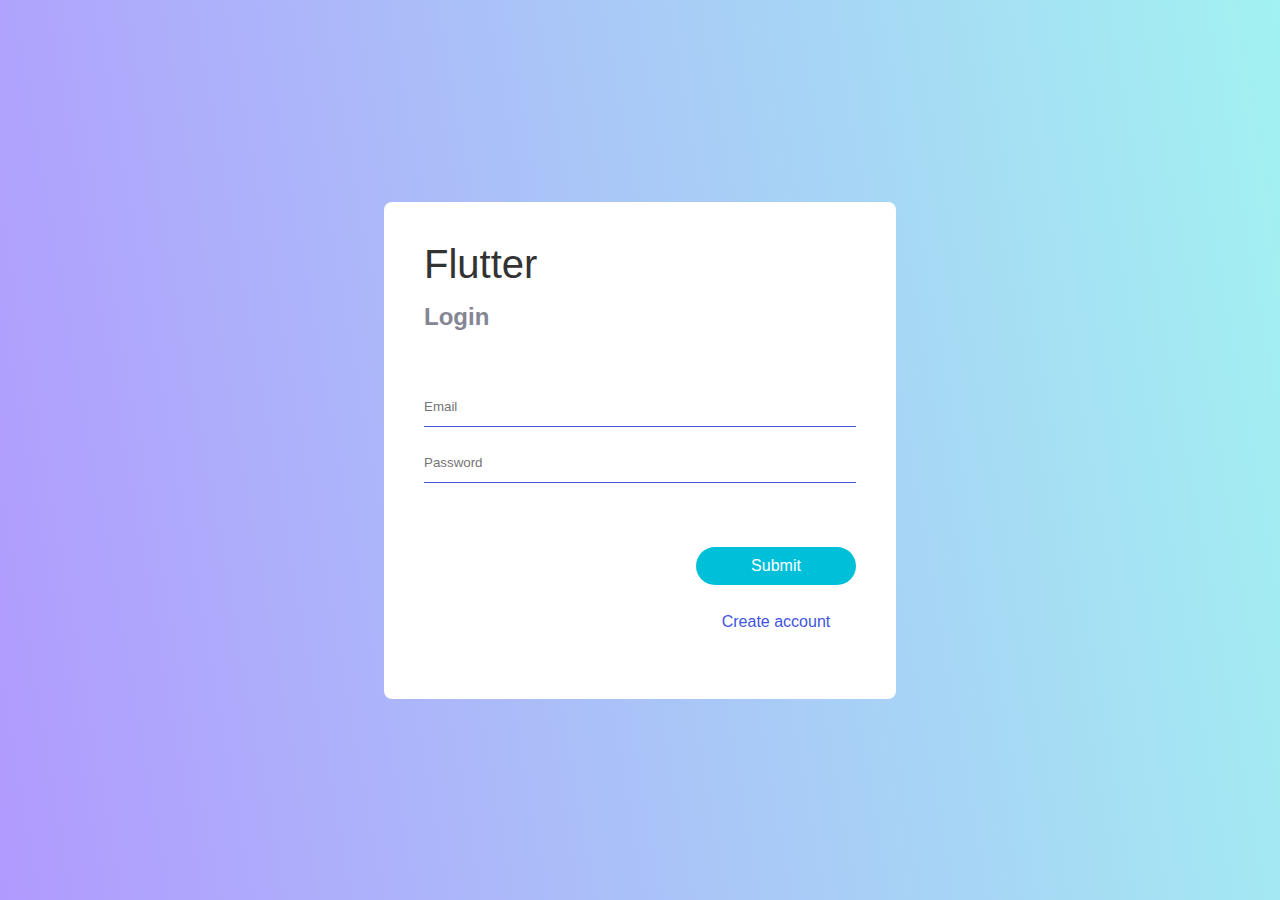
<file: index.html>
<!DOCTYPE html>
<html lang="en">

<head>
	<meta charset="utf-8" />
	<meta http-equiv="X-UA-Compatible" content="IE=edge">
	<title>Flutter - Login</title>
	<link rel="stylesheet" href="css/style.css">
	<meta name="viewport" content="width=device-width, initial-scale=1.0, maximum-scale=1.0, user-scalable=no">

	<script src="scripts/controller.js"></script>

</head>

<body>
	<div class="auth">

		<form class="auth-form" method="POST">
			<h1 class="auth-title">Flutter</h1>
			<h2 class="auth-subtitle">Login</h2>

			<div class="errors" id="errors"></div>

			<input class="auth-input" id="email" type="email" name="email" placeholder="Email">
			<input class="auth-input" id="pass" type="password" name="password" placeholder="Password"><br>

			<div class="auth-actions">
				<input class="auth-button" onclick="authButtonClicked(false)" type="button" value="Submit">
				<a href="register.html" class="auth-link" title="Create  account">Create account</a>
			</div>
		</form>

	</div>
</body>

</html>
</file>
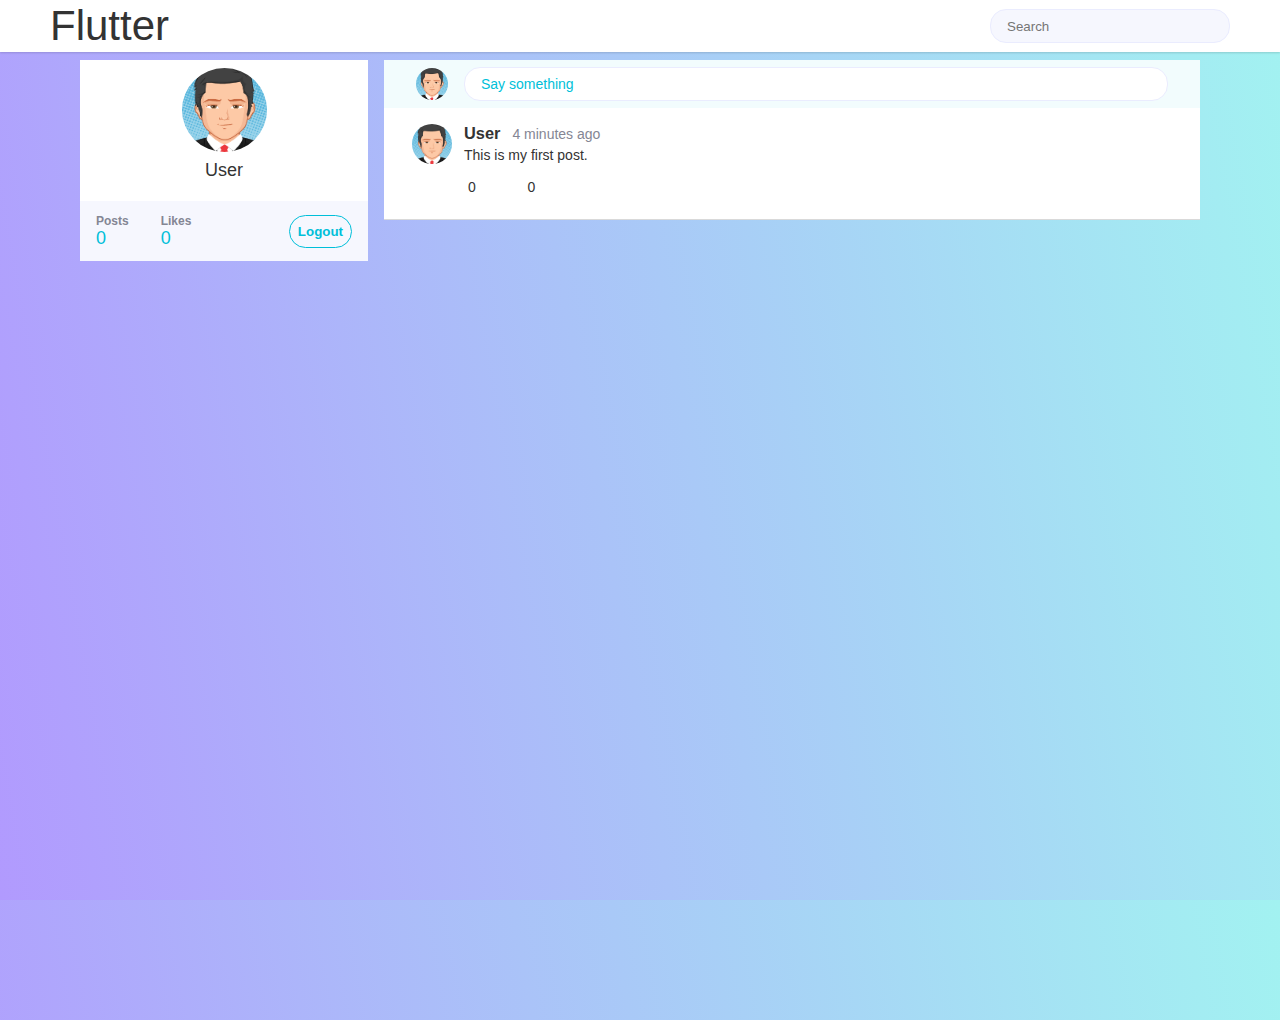
<file: posts.html>
<!DOCTYPE html>
<html lang="en">

<head>
	<meta charset="UTF-8">
	<title>Flutter - Posts</title>
	<link rel="stylesheet" href="css/style.css">
	<link rel="stylesheet" href="https://use.fontawesome.com/releases/v5.3.1/css/all.css"
		integrity="sha384-mzrmE5qonljUremFsqc01SB46JvROS7bZs3IO2EmfFsd15uHvIt+Y8vEf7N7fWAU" crossorigin="anonymous">
	<meta name="viewport" content="width=device-width, initial-scale=1.0, maximum-scale=1.0, user-scalable=no">
</head>

<body>
	<div class="posts-header">

		<h1 class="posts-page-header">Flutter</h1>
		<div class="posts-search">
			<input type="text" placeholder="Search">
			<button class="fa fa-search"></button>
		</div>
	</div>

	<div class="container">
		<main class="main">

			<aside class="profile">
				<figure class="profile-avatar">
					<img class="profile-image" src="images/avatar.png" alt="Profile picture" width="85" height="85">
					<figcaption class="profile-name" id="profile-name">User</figcaption>
				</figure>

				<div class="profile-details">
					<div class="profile-info">
						<h2>Posts</h2>
						<p id="profile-posts-count">0</p>
					</div>

					<div class="profile-info">
						<h2>Likes</h2>
						<p id="profile-likes-count">0</p>
					</div>

					<button class="profile-button" id="logout-button" title="Logout">Logout</button>
				</div>
			</aside>

			<div class="posts">
				<header class="posts-section-header">
					<figure class="profile-avatar post-section-header-avatar">
						<img class="profile-image" src="images/avatar.png" alt="Profile picture" width="35" height="35">
						<!-- <figcaption class="profile-name" id="profile-name">User</figcaption> -->
					</figure>

					<div class="post-section-input-container">
						<form id="new-post" method="POST">
							<input id="new-post-text" type="text" placeholder="Say something">
							<button class="far fa-comment-alt"></button>
						</form>

					</div>
				</header>

				<div class="lds-ripple" id="loader">
					<div></div>
					<div></div>
				</div>

				<section class="posts-section" id="post-container">
					<div class="post">
						<figure class="profile-avatar post-section-avatar">
							<img class="profile-image" src="images/avatar.png" alt="Profile picture" width="35"
								height="35">
						</figure>
						<div class="post-content">
							<div class="post-author">
								<h3 class="post-author-name">User</h3>
								<span class="post-delimiter fa fa-circle"></span>
								<span class="post-date">4 minutes ago</span>
							</div>
							<p class="post-text">This is my first post.</p>
							<div class="post-footer">
								<div class="post-reaction">
									<button class="far fa-thumbs-up like-btn"></button>
									<span class="post-likes">0</span>
								</div>

								<div class="post-reaction dislike-container">
									<button class="far fa-thumbs-down dislike-btn"></button>
									<span class="post-dislikes">0</span>
								</div>
							</div>
						</div>
						<div class="post-close">
							<button class="post-close fa fa-times" data-id="${data.key}"></button>
						</div>
					</div>
				</section>

			</div>

		</main>
	</div>
</body>

</html>
</file>
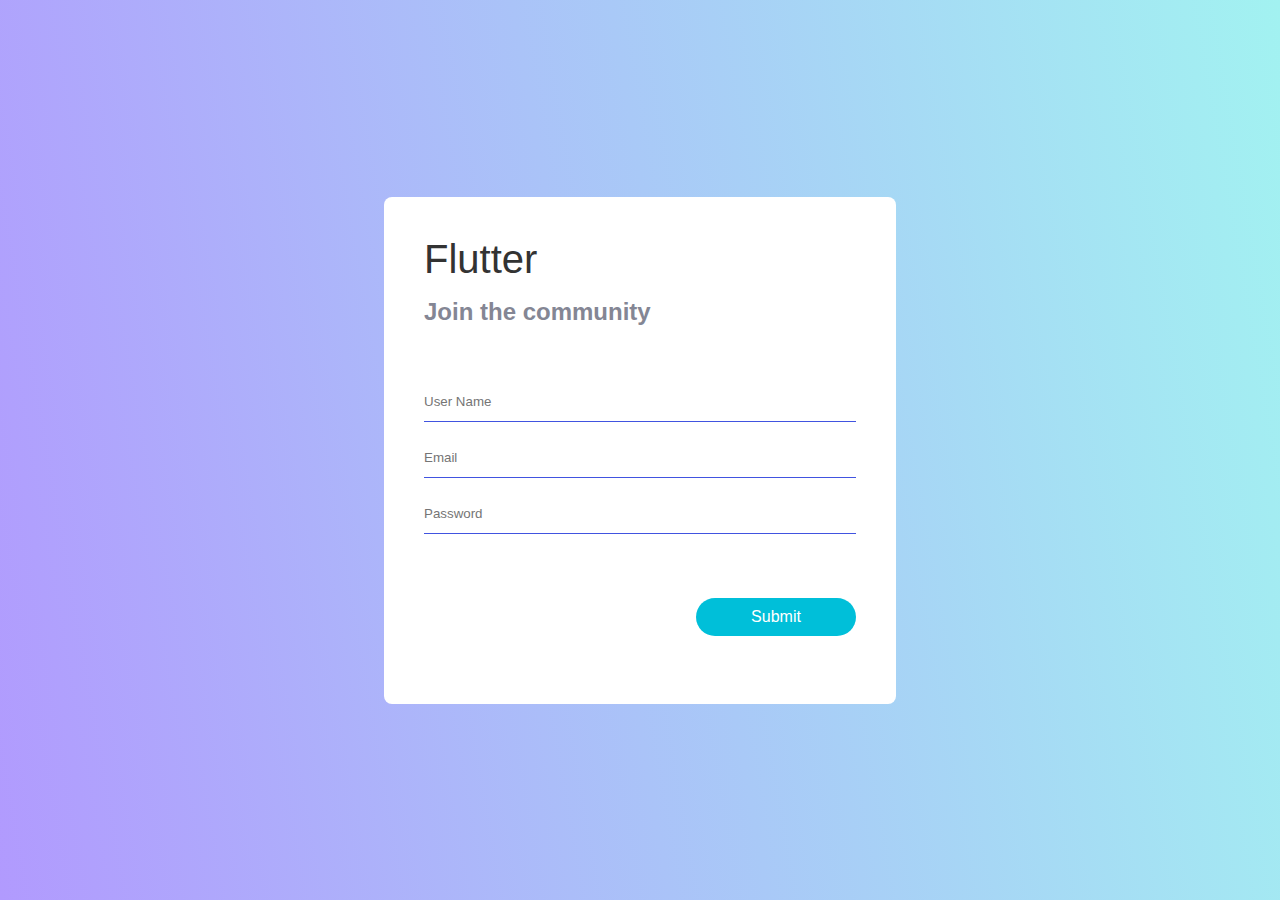
<file: register.html>
<!DOCTYPE html>
<html lang="en">

<head>
	<meta charset="UTF-8">
	<title>Flutter - Register</title>
	<link rel="stylesheet" href="css/style.css">
	<meta name="viewport" content="width=device-width, initial-scale=1.0, maximum-scale=1.0, user-scalable=no">

	<script src="scripts/controller.js"></script>
</head>

<body>
	<div class="auth">

		<form class="auth-form" method="POST">
			<h1 class="auth-title">Flutter</h1>
			<h2 class="auth-subtitle">Join the community</h2>

			<div class="errors" id="errors"></div>

			<input class="auth-input" id="name" type="text" name="name" placeholder="User Name">
			<input class="auth-input" id="email" type="email" name="email" placeholder="Email">
			<input class="auth-input" id="pass" type="password" name="password" placeholder="Password"><br>

			<div class="auth-actions">
				<input class="auth-button" onclick="authButtonClicked(true)" type="button" value="Submit">
			</div>
		</form>
	</div>
</body>

</html>
</file>
<file: css/style.css>
* {
    box-sizing: border-box;
    margin: 0;
    padding: 0;
    font-family: Helvetica, sans-serif;
    outline: none;
}

html, body, .auth {
    width: 100%;
    height: 100%;
}

body {
    background-image: linear-gradient(-100deg, #A2F2F1 0%, #B19AFE 100%);
    font-size: 0.875rem;
    color: #333333;
}


/**
Register & Login
 */
.auth {
    display: flex;
}

.auth-form {
    margin: auto;
    max-width: 32rem;
    border-radius: 0.5rem;
    background: white;
    padding: 2.5rem;
    display: flex;
    flex-direction: column;
    justify-content: flex-end;
    max-height: 90%;
    width: 90%;
}

.auth-title {
    font-size: 2.5rem;
    font-weight: 100;
    margin-bottom: 1rem;
}

.auth-subtitle {
    font-size: 1.5rem;
    color: #848694;
    margin-bottom: 3.5rem;
}

.auth-input {
    height: 2.5rem;
    width: 100%;
    border: none;
    border-bottom: 1px solid #4154E0;
    margin-bottom: 1rem;
}
.auth-input:focus {
    border-color: #557de0;
    box-shadow: 0 1px 0 0 #557de0;
}

.auth-actions {
    display: flex;
    flex-direction: column;
    align-items: center;
    align-self: flex-end;
    margin-bottom: 1.75rem;
    margin-top: 2rem;
}
.auth-button {
    background-color: #00BFD9;
    border-color: transparent;
    border-radius: 1.25rem;
    color: white;
    font-size: 1rem;
    width: 10rem;
    text-align: center;
    height: 2.375rem;
}

.auth-button:hover, .auth-button:focus {
    background-color: #0097C5;
}

.auth-link {
    font-size: 1rem;
    text-decoration: none;
    margin-top: 1.75rem;
    color: #4154E0;
}

.auth-link:hover, .auth-link:focus {
    text-decoration: underline;
}

/**
Posts
 */


 /* Header */

.posts-header {
    background-color: #fff;
    box-shadow: 0 1px 2px 0 rgba(0, 0, 0, 0.15);
    display: flex;
    justify-content: space-between;
    align-items: center;
    padding: 0 3.125rem;
    height: 3.25rem;
}

.posts-page-header {
    font-size: 2.625rem;
    font-weight: 100;
}

.posts-search {
    width: 100%;
    max-width: 15rem;
    position: relative;
}

.posts-search button {
    background: none;
    border: none;
    cursor: pointer;
    position: absolute;
    top: 10px;
    right: 1rem;
}

.posts-search input {
    width: 100%;
    padding: 1rem;
    padding-right: 2.5rem;
    height: 2rem;
    background-color: #F6F7FE;
    border-radius: 1rem;
}

/* Profile */

.container {
    margin: 0.5rem auto;
    max-width: 110rem;
    margin-right: 5rem;
    margin-left: 5rem;
}

.main {
    display: flex;
}

@media screen and (max-width: 800px) {
    .main {
      flex-direction: column;
      align-items: center;
    }

    .profile {
        margin-bottom: 1rem;
    }
  }

.profile {
    width: 18rem;
    background-color: white;
    max-height: 12rem;
}

.profile-avatar {
    text-align: center;
    padding: 0.5rem;
}

.profile-image {
    height: 5.25rem;
    widows: 5.25rem;
    margin-bottom: 0.33rem;
    border-radius: 50%;
}

.profile-name {
    font-size: 1.125rem;
    margin-bottom: 0.75rem;
}

.profile-details {
    display: flex;
    align-items: center;
    background-color: #F6F7FE;
    height: 3.75rem;
    padding-right: 1rem;
}

.profile-info  {
    margin: 1rem;
}

.profile-info p {
    font-size: 1.125rem;
    color: #00BFD9;
}

.profile-info h2 {
    font-size: 0.75rem;
    color: #848694;
}

.profile-info p {
    font-size: 1.125rem;
    color: #00BFD9;
}

.profile-button {
    background-color: transparent;
    border: 1px solid #00BFD9;
    border-radius: 1.5rem;
    color: #00BFD9;
    font-weight: 700;
    cursor: pointer;
    margin-left: auto;
    padding: 0.5rem;
}

.profile-button:hover {
    background-color: #00BFD9;
    color: #FFF;
}

.posts {
    flex: auto;
    background-color: white;
    margin-left: 1rem;
    margin-bottom: 50rem;
}

.posts-section-header {
    display: flex;
    align-items: center;
    background-color: #F2FCFD;
}

.post-delimiter {
    color: #848694;
    font-size: 5px;
    margin-left: 0.5rem;
    margin-right: 0.25rem;
}

.post-text {
    color: #333333;
    font-size: 0.875rem;
    margin-top: 0.25rem;
}

.post-footer {
    height: 2rem;
    display: flex;
    align-items: flex-end;
}

.profile-avatar.post-section-header-avatar {
    padding: 0;
}

.post-section-header-avatar img {
    width: 2rem;
    height: 2rem;
}

.post-section-avatar {
    width: 4rem;
}

.post-content {
    flex: 1;
}

.post-author {
    flex: 1;
    display: flex;
    align-items: center;
}

.post-close {
    color: #848694;
    background: none;
    border: none;
    cursor: pointer;
}

.dislike-container {
    margin-left: 3rem;
}

.post {
    min-height: 7rem;
    padding-top: 1rem;
    padding-left: 1rem;
    padding-bottom: 1rem;
    box-shadow: inset 0 -1px 0 0 rgba(0, 0, 0, 0.15);
    display: flex;
    padding-right: 1rem;

}

.pots-section-header {
    height: 3rem;
    padding: 0 2rem;
    background-color: #F2FCFD;
    display: flex;
    flex-direction: row;
    align-items: center;
    box-shadow: inset 0 -1px 0 0 rgba(0, 0, 0, 0.15);
}

.post-message {
    background-color: #F2FCFD;
    box-shadow: inset 0 -1px 0 0 rgba(0, 0, 0, 0.15);
    border-radius: 1px;
    display: flex;
    align-items: center;
    padding: 0 1rem 0 1.875rem;
    height: 4rem;
}

.posts {
    background-color: #FFF;
    flex: 1;
    list-style: none;
}

.posts-section {
    font-size: 0.875rem;
}

.post-section-avatar {
    padding-top: 0;
}

.profile-avatar.post-section-avatar img {
    width: 2.5rem;
    height: 2.5rem;
}

.post-date {
    color: #848694;
}

.post-delimiter {
    color: #848694;
    font-size: 5px;
    margin-left: 0.5rem;
    margin-right: 0.25rem;
}

/* Post */

.post-text {
    color: #333333;
    font-size: 0.875rem;
    margin-top: 0.25rem;
}

.post-section-input-container {
    flex: 1;
    margin-left: 1rem;
    margin-right: 2rem;
    position: relative;
}

.post-section-input-container button {
    background: none;
    border: none;
    cursor: pointer;
    position: absolute;
    top: 10px;
    right: 1rem;
    color: #00BFD9;
}

.post-section-input-container input {
    width: 100%;
    padding: 1rem;
    padding-right: 2.5rem;
    height: 2rem;
    border-radius: 1rem;
    border: 1px solid #EAECFE;
}

.posts-search input {
    background-color: #F6F7FE;
    border: 1px solid #EAECFE;
}

.post-section-input-container input::placeholder {
    font-size: 0.875rem;
    color: #00BFD9;
}

.posts-section-header img {
    margin-left: 2rem;
    margin-top: 0.5rem;
}

.post-reaction button {
    cursor: pointer;
    background: none;
    border: none;
}

.errors {
    color: red;
}

/* Loader from https://loading.io/css/ */
/* .lds-ripple {
    display: block;
    position: relative;
    width: 64px;
    height: 64px;
    margin: auto;
}
.lds-ripple div {
    position: absolute;
    border: 4px solid #333;
    opacity: 1;
    border-radius: 50%;
    animation: lds-ripple 1s cubic-bezier(0, 0.2, 0.8, 1) infinite;
}
.lds-ripple div:nth-child(2) {
    animation-delay: -0.5s;
}
@keyframes lds-ripple {
    0% {
        top: 28px;
        left: 28px;
        width: 0;
        height: 0;
        opacity: 1;
    }
    100% {
        top: -1px;
        left: -1px;
        width: 58px;
        height: 58px;
        opacity: 0;
    }
}

.hidden {
    display: none;
}

@media screen and (max-width: 55.5rem) {
    .container {
        flex-direction: column;
        width: 90%;
        align-items: stretch;
    }

    .profile {
        margin-right: 0;
        max-width: 100%;
    }
} */
</file>
